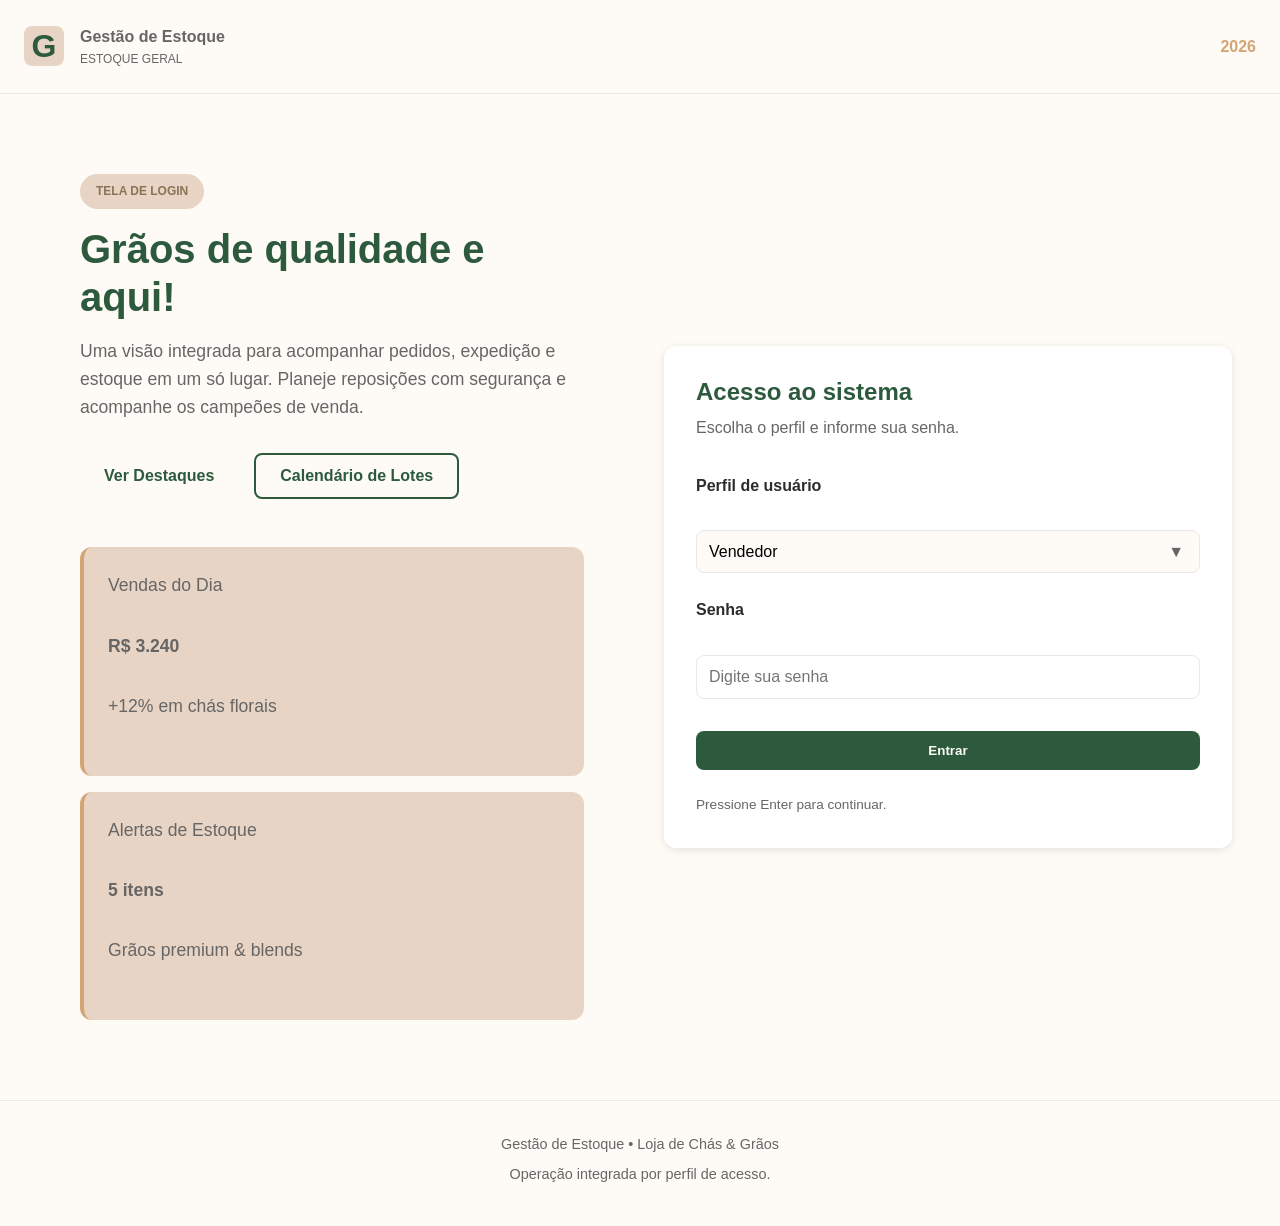
<file: html/index.html>
<!doctype html>
<html lang="pt-br">
  <head>
    <meta charset="utf-8" />
    <meta name="viewport" content="width=device-width, initial-scale=1" />
    <title>Gestão de Estoque | Chás & Grãos</title>
    <link rel="stylesheet" href="../css/style.css" />
    <link rel="stylesheet" href="../css/index.css" />
  </head>
  <body class="page-login" data-page="login">
    <header class="site-header">
      <div class="logo">
        <span class="logo-mark">G</span>
        <div>
          <p class="logo-title">Gestão de Estoque</p>
          <p class="logo-subtitle">ESTOQUE GERAL</p>
        </div>
      </div>
      <div class="header-tag"> 2026</div>
    </header>

    <main class="login-layout">
      <section class="hero">
        <div class="badge">TELA DE LOGIN</div>
        <h1>Grãos de qualidade e aqui!</h1>
        <p>
          Uma visão integrada para acompanhar pedidos, expedição e estoque em um
          só lugar. Planeje reposições com segurança e acompanhe os campeões de
          venda.
        </p>
        <div class="hero-actions">
          <button class="ghost-button" type="button">Ver Destaques</button>
          <button class="outline-button" type="button">Calendário de Lotes</button>
        </div>
        <div class="hero-cards">
          <article class="mini-card">
            <p class="mini-title">Vendas do Dia</p>
            <p class="mini-value">R$ 3.240</p>
            <p class="mini-note">+12% em chás florais</p>
          </article>
          <article class="mini-card">
            <p class="mini-title">Alertas de Estoque</p>
            <p class="mini-value">5 itens</p>
            <p class="mini-note">Grãos premium &amp; blends</p>
          </article>
        </div>
      </section>

      <section class="panel">
        <div class="panel-header">
          <h2>Acesso ao sistema</h2>
          <p>Escolha o perfil e informe sua senha.</p>
        </div>
        <form class="login-form" id="login-form" autocomplete="off">
          <label for="role-select">Perfil de usuário</label>
          <div class="select-wrap">
            <select id="role-select" name="role">
              <option value="vendedor">Vendedor</option>
              <option value="estoquista">Estoquista</option>
              <option value="administrativo">Administrativo</option>
            </select>
            <span class="select-icon" aria-hidden="true">▼</span>
          </div>

          <label for="password-input">Senha</label>
          <input
            id="password-input"
            name="password"
            type="password"
            placeholder="Digite sua senha"
          />

          <button id="login-button" class="primary-button" type="button">
            Entrar
          </button>
          <p class="hint">Pressione Enter para continuar.</p>
          <p class="feedback" id="login-feedback" aria-live="polite"></p>
        </form>
      </section>
    </main>

    <footer class="site-footer">
      <p>Gestão de Estoque • Loja de Chás &amp; Grãos</p>
      <p>Operação integrada por perfil de acesso.</p>
    </footer>

    <script src="../js/script.js"></script>
  </body>
</html>
</file>
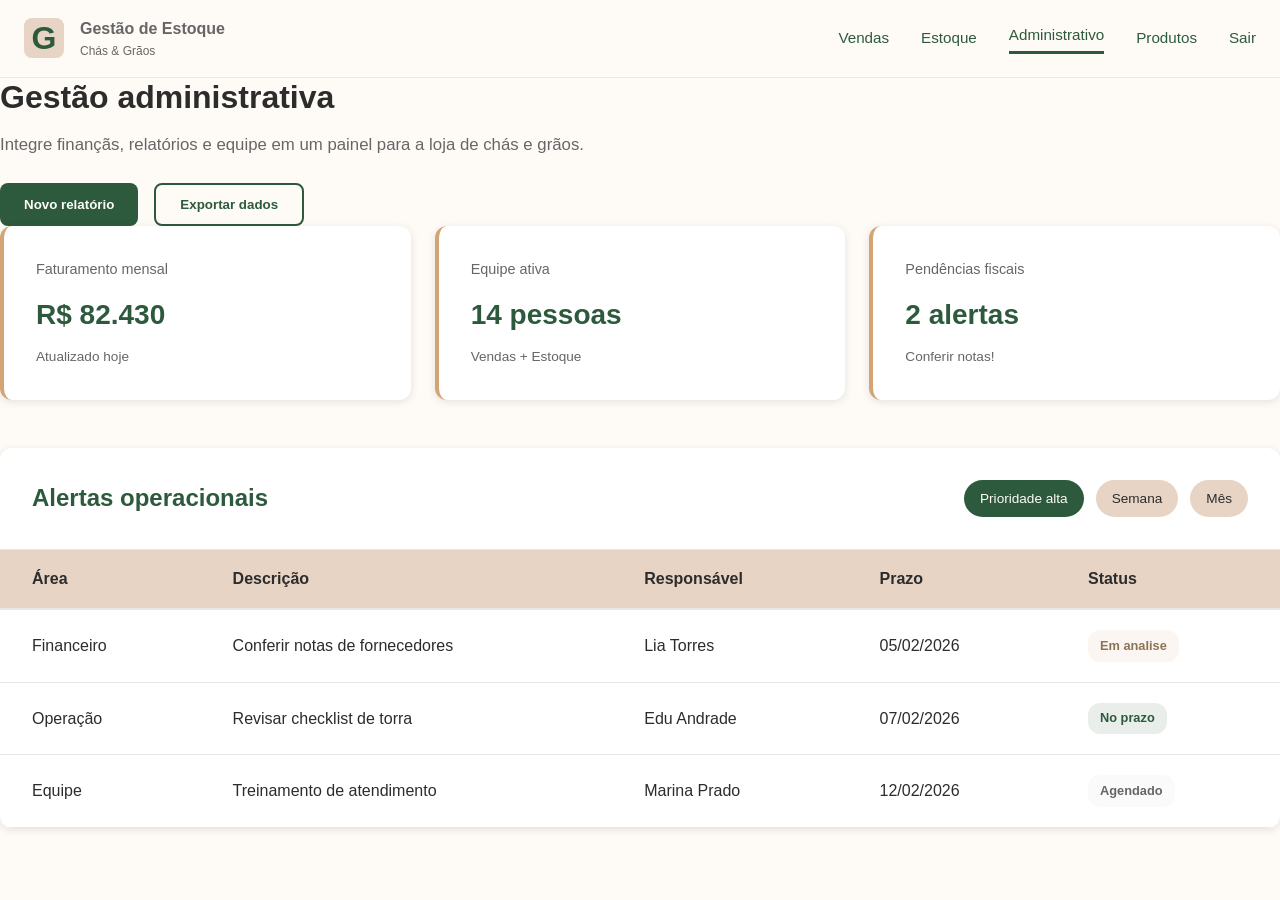
<file: html/administrativo.html>
﻿<!doctype html>
<html lang="pt-br">
  <head>
    <meta charset="utf-8" />
    <meta name="viewport" content="width=device-width, initial-scale=1" />
    <title>Administrativo | Chás & Grãos</title>
    <link rel="stylesheet" href="../css/style.css" />
    <link rel="stylesheet" href="../css/administrativo.css" />
  </head>
  <body class="page-app" data-page="administrativo">
    <header class="site-header app-header">
      <div class="logo">
        <span class="logo-mark">G</span>
        <div>
          <p class="logo-title">Gestão de Estoque</p>
          <p class="logo-subtitle">Chás &amp; Grãos</p>
        </div>
      </div>
      <nav class="site-nav">
        <a href="vendas.html">Vendas</a>
        <a href="estoque.html">Estoque</a>
        <a class="active" href="administrativo.html">Administrativo</a>
        <a href="novidades.html">Produtos</a>
        <a class="ghost-link" href="index.html">Sair</a>
      </nav>
    </header>

    <main class="app-main">
      <section class="page-hero">
        <div>
          <h1>Gestão administrativa</h1>
          <p>
            Integre finançãs, relatórios e equipe em um painel para a loja
            de chás e grãos.
          </p>
          <div class="hero-actions">
            <button class="primary-button" type="button">Novo relatório</button>
            <button class="outline-button" type="button">Exportar dados</button>
          </div>
        </div>
        <div class="illustration" aria-hidden="true"></div>
      </section>

      <section class="cards-grid">
        <article class="metric-card">
          <p class="metric-label">Faturamento mensal</p>
          <p class="metric-value">R$ 82.430</p>
          <p class="metric-note">Atualizado hoje</p>
        </article>
        <article class="metric-card">
          <p class="metric-label">Equipe ativa</p>
          <p class="metric-value">14 pessoas</p>
          <p class="metric-note">Vendas + Estoque</p>
        </article>
        <article class="metric-card">
          <p class="metric-label">Pendências fiscais</p>
          <p class="metric-value">2 alertas</p>
          <p class="metric-note">Conferir notas!</p>
        </article>
      </section>

      <section class="table-card">
        <div class="table-header">
          <h2>Alertas operacionais</h2>
          <div class="chip-group">
            <span class="chip">Prioridade alta</span>
            <span class="chip soft">Semana</span>
            <span class="chip soft">Mês</span>
          </div>
        </div>
        <div class="table-scroll">
          <table>
            <thead>
              <tr>
                <th>Área</th>
                <th>Descrição</th>
                <th>Responsável</th>
                <th>Prazo</th>
                <th>Status</th>
              </tr>
            </thead>
            <tbody>
              <tr>
                <td>Financeiro</td>
                <td>Conferir notas de fornecedores</td>
                <td>Lia Torres</td>
                <td>05/02/2026</td>
                <td><span class="status-pill warn">Em analise</span></td>
              </tr>
              <tr>
                <td>Operação</td>
                <td>Revisar checklist de torra</td>
                <td>Edu Andrade</td>
                <td>07/02/2026</td>
                <td><span class="status-pill ok">No prazo</span></td>
              </tr>
              <tr>
                <td>Equipe</td>
                <td>Treinamento de atendimento</td>
                <td>Marina Prado</td>
                <td>12/02/2026</td>
                <td><span class="status-pill neutral">Agendado</span></td>
              </tr>
            </tbody>
          </table>
        </div>
      </section>
    </main>

    <script src="../js/administrativo.js"></script>
  </body>
</html>
</file>
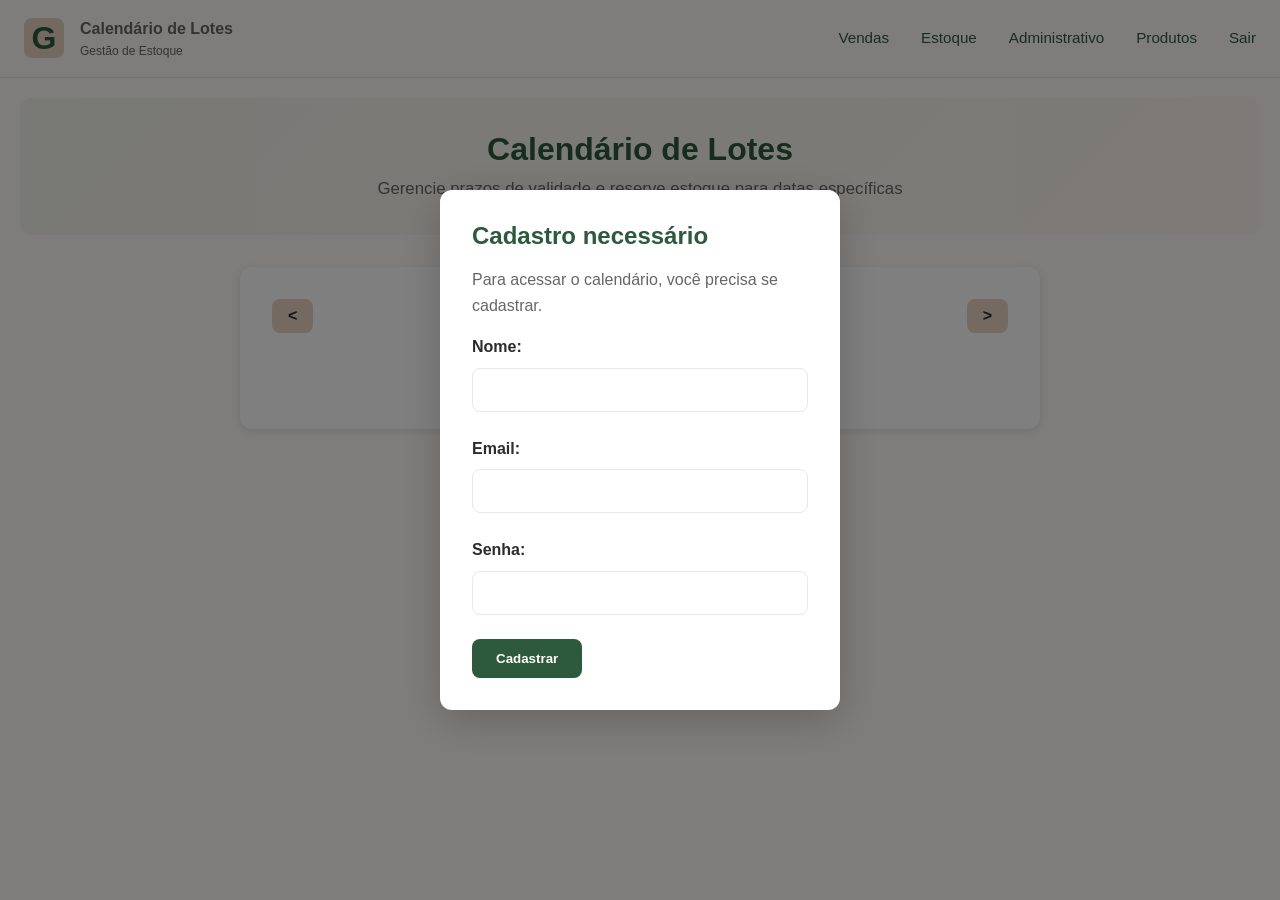
<file: html/calendario.html>
﻿<!doctype html>
<html lang="pt-br">
  <head>
    <meta charset="utf-8" />
    <meta name="viewport" content="width=device-width, initial-scale=1" />
    <title>Calendário de Lotes | Gestão de Estoque</title>
    <link rel="stylesheet" href="../css/style.css" />
    <link rel="stylesheet" href="../css/calendario.css" />
  </head>
  <body>
        <header class="site-header app-header">
      <div class="logo">
        <span class="logo-mark">G</span>
        <div>
          <p class="logo-title">Calendário de Lotes</p>
          <p class="logo-subtitle">Gestão de Estoque</p>
        </div>
      </div>
      <nav class="site-nav">
        <a href="vendas.html">Vendas</a>
        <a href="estoque.html">Estoque</a>
        <a href="administrativo.html">Administrativo</a>
        <a href="novidades.html">Produtos</a>
        <a class="ghost-link" href="index.html">Sair</a>
      </nav>
    </header>

    <main style="padding: 20px;">
      <section class="calendar-intro">
        <h1>Calendário de Lotes</h1>
        <p>Gerencie prazos de validade e reserve estoque para datas específicas</p>
      </section>
      <div class="calendar">
        <div class="calendar-header">
          <button id="prev-month">&lt;</button>
          <h2 id="month-year"></h2>
          <button id="next-month">&gt;</button>
        </div>
        <div class="calendar-grid" id="calendar-grid">
          <!-- Dias serÃ£o inseridos aqui -->
        </div>
      </div>
      <div style="margin-top: 20px; text-align: center;">
        <button class="primary-button" id="reserve-button">Reservar Estoque para Dias Selecionados</button>
      </div>
    </main>

    <div class="modal" id="cadastro-modal">
      <div class="modal-content">
        <h2>Cadastro necessário</h2>
        <p>Para acessar o calendário, você precisa se cadastrar.</p>
        <form id="cadastro-form">
          <div class="form-group">
            <label for="nome">Nome:</label>
            <input type="text" id="nome" required>
          </div>
          <div class="form-group">
            <label for="email">Email:</label>
            <input type="email" id="email" required>
          </div>
          <div class="form-group">
            <label for="senha">Senha:</label>
            <input type="password" id="senha" required>
          </div>
          <button type="submit" class="primary-button">Cadastrar</button>
        </form>
      </div>
    </div>

    <script>
      document.addEventListener('DOMContentLoaded', function() {
        if (!localStorage.getItem('loggedIn')) {
          document.getElementById('cadastro-modal').classList.add('show');
        } else {
          initCalendar();
        }

        document.getElementById('cadastro-form').addEventListener('submit', function(e) {
          e.preventDefault();
          // Simular cadastro
          localStorage.setItem('loggedIn', 'true');
          localStorage.setItem('user', JSON.stringify({
            nome: document.getElementById('nome').value,
            email: document.getElementById('email').value
          }));
          document.getElementById('cadastro-modal').classList.remove('show');
          initCalendar();
        });
      });

      let currentDate = new Date();
      let selectedDays = new Set();
      let reservedDays = new Set(JSON.parse(localStorage.getItem('reservedDays') || '[]'));

      function initCalendar() {
        renderCalendar();
        document.getElementById('prev-month').addEventListener('click', () => {
          currentDate.setMonth(currentDate.getMonth() - 1);
          renderCalendar();
        });
        document.getElementById('next-month').addEventListener('click', () => {
          currentDate.setMonth(currentDate.getMonth() + 1);
          renderCalendar();
        });
        document.getElementById('reserve-button').addEventListener('click', () => {
          reservedDays = new Set([...reservedDays, ...selectedDays]);
          localStorage.setItem('reservedDays', JSON.stringify([...reservedDays]));
          selectedDays.clear();
          renderCalendar();
          alert('Estoque reservado para os dias selecionados!');
        });
      }

      function renderCalendar() {
        const month = currentDate.getMonth();
        const year = currentDate.getFullYear();
        document.getElementById('month-year').textContent = `${getMonthName(month)} ${year}`;

        const firstDay = new Date(year, month, 1);
        const lastDay = new Date(year, month + 1, 0);
        const startDate = new Date(firstDay);
        startDate.setDate(startDate.getDate() - firstDay.getDay());

        const grid = document.getElementById('calendar-grid');
        grid.innerHTML = '';

        // Dias da semana
        const daysOfWeek = ['Dom', 'Seg', 'Ter', 'Qua', 'Qui', 'Sex', 'SÃ¡b'];
        daysOfWeek.forEach(day => {
          const dayHeader = document.createElement('div');
          dayHeader.textContent = day;
          dayHeader.style.fontWeight = 'bold';
          grid.appendChild(dayHeader);
        });

        let date = new Date(startDate);
        while (date <= lastDay || grid.children.length % 7 !== 0) {
          const dayDiv = document.createElement('div');
          dayDiv.classList.add('day');
          if (date.getMonth() === month) {
            dayDiv.textContent = date.getDate();
            const dateStr = date.toDateString();
            if (selectedDays.has(dateStr)) {
              dayDiv.classList.add('selected');
            } else if (reservedDays.has(dateStr)) {
              dayDiv.classList.add('reserved');
            }
            dayDiv.addEventListener('click', () => {
              if (reservedDays.has(dateStr)) return;
              if (selectedDays.has(dateStr)) {
                selectedDays.delete(dateStr);
                dayDiv.classList.remove('selected');
              } else {
                selectedDays.add(dateStr);
                dayDiv.classList.add('selected');
              }
            });
          }
          grid.appendChild(dayDiv);
          date.setDate(date.getDate() + 1);
        }
      }

      function getMonthName(month) {
        const months = ['Janeiro', 'Fevereiro', 'Março', 'Abril', 'Maio', 'Junho', 'Julho', 'Agosto', 'Setembro', 'Outubro', 'Novembro', 'Dezembro'];
        return months[month];
      }
    </script>

    <script src="../js/calendario.js"></script>
  </body>
</html>
</file>
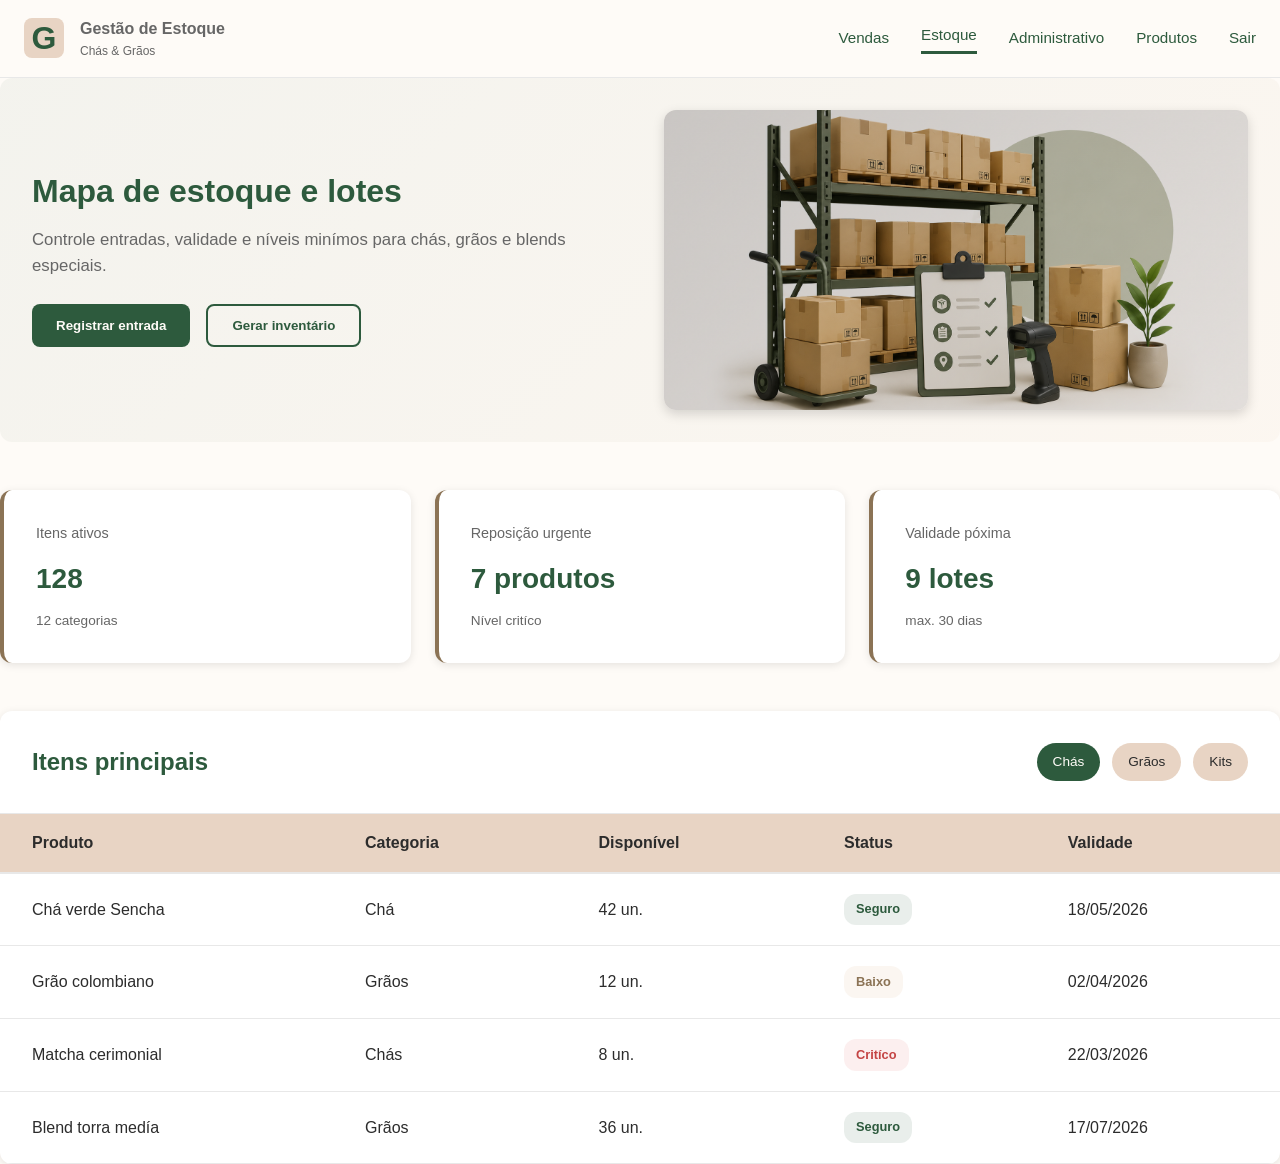
<file: html/estoque.html>
﻿<!doctype html>
<html lang="pt-br">
  <head>
    <meta charset="utf-8" />
    <meta name="viewport" content="width=device-width, initial-scale=1" />
    <title>Estoque | Chás & Grãos</title>
    <link rel="stylesheet" href="../css/style.css" />
    <link rel="stylesheet" href="../css/estoque.css" />
  </head>
  <body class="page-app" data-page="estoque">
    <header class="site-header app-header">
      <div class="logo">
        <span class="logo-mark">G</span>
        <div>
          <p class="logo-title">Gestão de Estoque</p>
          <p class="logo-subtitle">Chás &amp; Grãos</p>
        </div>
      </div>
      <nav class="site-nav">
        <a href="vendas.html">Vendas</a>
        <a class="active" href="estoque.html">Estoque</a>
        <a href="administrativo.html">Administrativo</a>
        <a href="novidades.html">Produtos</a>
        <a class="ghost-link" href="index.html">Sair</a>
      </nav>
    </header>

    <main class="app-main">
      <section class="page-hero">
        <div>
          <h1>Mapa de estoque e lotes</h1>
          <p>
            Controle entradas, validade e níveis minímos para chás, grãos e
            blends especiais.
          </p>
          <div class="hero-actions">
            <button class="primary-button" type="button">Registrar entrada</button>
            <button class="outline-button" type="button">Gerar inventário</button>
          </div>
        </div>
        <div class="illustration" aria-hidden="true"></div>
      </section>

      <section class="cards-grid">
        <article class="metric-card">
          <p class="metric-label">Itens ativos</p>
          <p class="metric-value">128</p>
          <p class="metric-note">12 categorias</p>
        </article>
        <article class="metric-card">
          <p class="metric-label">Reposição urgente</p>
          <p class="metric-value">7 produtos</p>
          <p class="metric-note">Nível critíco</p>
        </article>
        <article class="metric-card">
          <p class="metric-label">Validade póxima</p>
          <p class="metric-value">9 lotes</p>
          <p class="metric-note"> max. 30 dias</p>
        </article>
      </section>

      <section class="table-card">
        <div class="table-header">
          <h2>Itens principais</h2>
          <div class="chip-group">
            <span class="chip">Chás</span>
            <span class="chip soft">Grãos</span>
            <span class="chip soft">Kits</span>
          </div>
        </div>
        <div class="table-scroll">
          <table>
            <thead>
              <tr>
                <th>Produto</th>
                <th>Categoria</th>
                <th>Disponível</th>
                <th>Status</th>
                <th>Validade</th>
              </tr>
            </thead>
            <tbody>
              <tr>
                <td>Chá verde Sencha</td>
                <td>Chá</td>
                <td>42 un.</td>
                <td><span class="status-pill ok">Seguro</span></td>
                <td>18/05/2026</td>
              </tr>
              <tr>
                <td>Grão colombiano</td>
                <td>Grãos</td>
                <td>12 un.</td>
                <td><span class="status-pill warn">Baixo</span></td>
                <td>02/04/2026</td>
              </tr>
              <tr>
                <td>Matcha cerimonial</td>
                <td>Chás</td>
                <td>8 un.</td>
                <td><span class="status-pill danger">Critíco</span></td>
                <td>22/03/2026</td>
              </tr>
              <tr>
                <td>Blend torra medía</td>
                <td>Grãos</td>
                <td>36 un.</td>
                <td><span class="status-pill ok">Seguro</span></td>
                <td>17/07/2026</td>
              </tr>
            </tbody>
          </table>
        </div>
      </section>
    </main>

    <script src="../js/estoque.js"></script>
  </body>
</html>
</file>
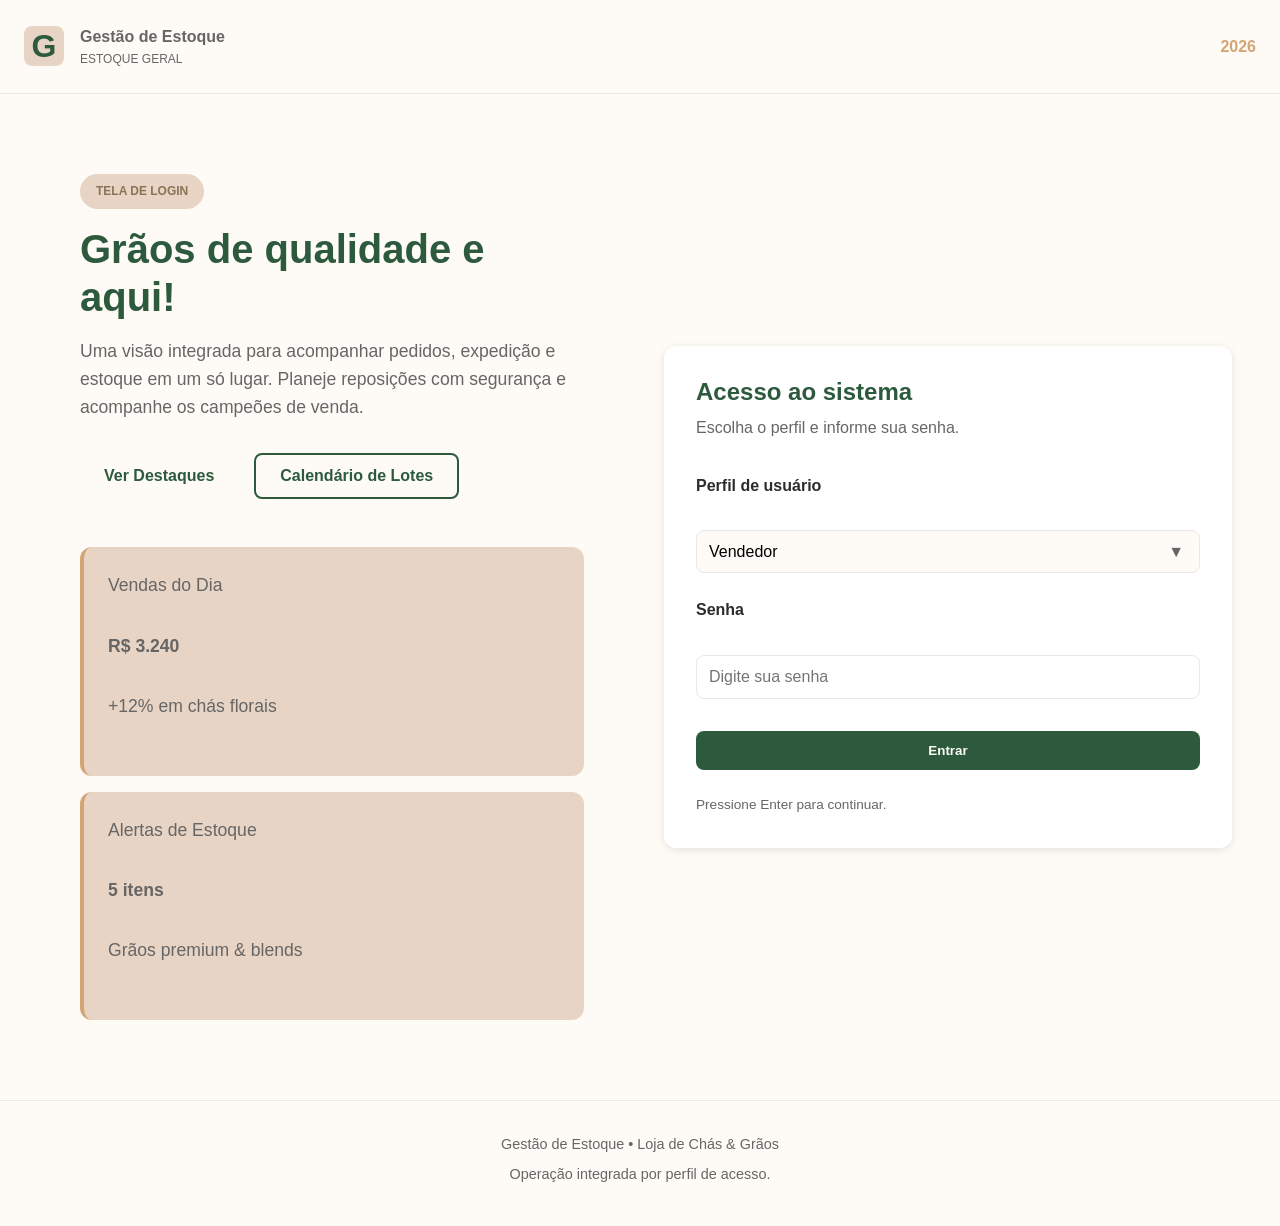
<file: html/home.html>
<!doctype html>
<html lang="pt-br">
  <head>
    <meta charset="utf-8" />
    <meta name="viewport" content="width=device-width, initial-scale=1" />
    <title>Início | Gestão de Estoque</title>
    <link rel="stylesheet" href="../css/style.css" />
    <link rel="stylesheet" href="../css/home.css" />
  </head>
  <body class="page-app">
    <header class="site-header app-header">
      <div class="logo">
        <span class="logo-mark">G</span>
        <div>
          <p class="logo-title">Gestão de Estoque</p>
          <p class="logo-subtitle">Chás &amp; Grãos</p>
        </div>
      </div>
      <nav class="site-nav">
        <a href="home.html" class="active">Início</a>
        <a href="vendas.html">Vendas</a>
        <a href="estoque.html">Estoque</a>
        <a href="administrativo.html">Administrativo</a>
        <a href="novidades.html">Produtos</a>
        <a class="ghost-link" href="index.html">Sair</a>
      </nav>
    </header>

    <main class="app-main home-main">
      <section class="welcome-hero">
        <div>
          <h1>Bem-vindo ao Sistema de Gestão</h1>
          <p>Controle total do seu estoque de chás e grãos em um único lugar</p>
        </div>
      </section>

      <section class="quick-stats">
        <article class="stat-card">
          <div class="stat-icon">📊</div>
          <h3>Vendas</h3>
          <p class="stat-number">R$ 3.240</p>
          <p class="stat-label">Hoje</p>
        </article>
        <article class="stat-card">
          <div class="stat-icon">📦</div>
          <h3>Estoque</h3>
          <p class="stat-number">128</p>
          <p class="stat-label">Itens ativos</p>
        </article>
        <article class="stat-card">
          <div class="stat-icon">⚠️</div>
          <h3>Alertas</h3>
          <p class="stat-number">5</p>
          <p class="stat-label">Reposição urgente</p>
        </article>
        <article class="stat-card">
          <div class="stat-icon">📅</div>
          <h3>Lotes</h3>
          <p class="stat-number">9</p>
          <p class="stat-label">Validade próxima</p>
        </article>
      </section>

      <section class="featured-sections">
        <h2>Acesso Rápido</h2>
        <div class="sections-grid">
          <a href="vendas.html" class="section-card sales-card">
            <div class="section-icon">💳</div>
            <h3>Vendas em Tempo Real</h3>
            <p>Acompanhe pedidos, clientes VIP e histórico de vendas</p>
            <span class="section-link">Acessar →</span>
          </a>

          <a href="estoque.html" class="section-card stock-card">
            <div class="section-icon">🏪</div>
            <h3>Mapa de Estoque</h3>
            <p>Controle entradas, validade e níveis mínimos</p>
            <span class="section-link">Acessar →</span>
          </a>

          <a href="novidades.html" class="section-card news-card">
            <div class="section-icon">✨</div>
            <h3>Novidades em Destaque</h3>
            <p>Produtos recém-chegados para reposição rápida</p>
            <span class="section-link">Acessar →</span>
          </a>

          <a href="calendario.html" class="section-card calendar-card">
            <div class="section-icon">📆</div>
            <h3>Calendário de Lotes</h3>
            <p>Gerencie prazos de validade e reservas</p>
            <span class="section-link">Acessar →</span>
          </a>

          <a href="administrativo.html" class="section-card admin-card">
            <div class="section-icon">⚙️</div>
            <h3>Gestão Administrativa</h3>
            <p>Finanças, relatórios e gerenciamento de equipe</p>
            <span class="section-link">Acessar →</span>
          </a>

          <div class="section-card info-card">
            <div class="section-icon">ℹ️</div>
            <h3>Sobre o Sistema</h3>
            <p>Sistema integrado de gestão para lojas de chás e grãos especiais</p>
            <span class="section-link">Versão 1.0</span>
          </div>
        </div>
      </section>

      <section class="recent-activity">
        <h2>Atividade Recente</h2>
        <div class="activity-list">
          <div class="activity-item">
            <span class="activity-type">Venda</span>
            <p><strong>Ana Borges</strong> - Chá oolong, blend cítrico</p>
            <span class="activity-time">Há 2 minutos</span>
          </div>
          <div class="activity-item">
            <span class="activity-type">Estoque</span>
            <p><strong>Lucas T.</strong> - Entrada de 50 un. de grão etiópe</p>
            <span class="activity-time">Há 15 minutos</span>
          </div>
          <div class="activity-item">
            <span class="activity-type">Alerta</span>
            <p><strong>Matcha cerimonial</strong> - Nível crítico de estoque</p>
            <span class="activity-time">Há 1 hora</span>
          </div>
          <div class="activity-item">
            <span class="activity-type">Novo</span>
            <p><strong>Kit Ritual da Manhã</strong> - Adicionado ao catálogo</p>
            <span class="activity-time">Há 3 horas</span>
          </div>
        </div>
      </section>
    </main>

    <footer class="site-footer">
      <p>Gestão de Estoque • Loja de Chás &amp; Grãos</p>
      <p>Operação integrada por perfil de acesso.</p>
    </footer>

    <script src="../js/home.js"></script>
  </body>
</html>
</file>
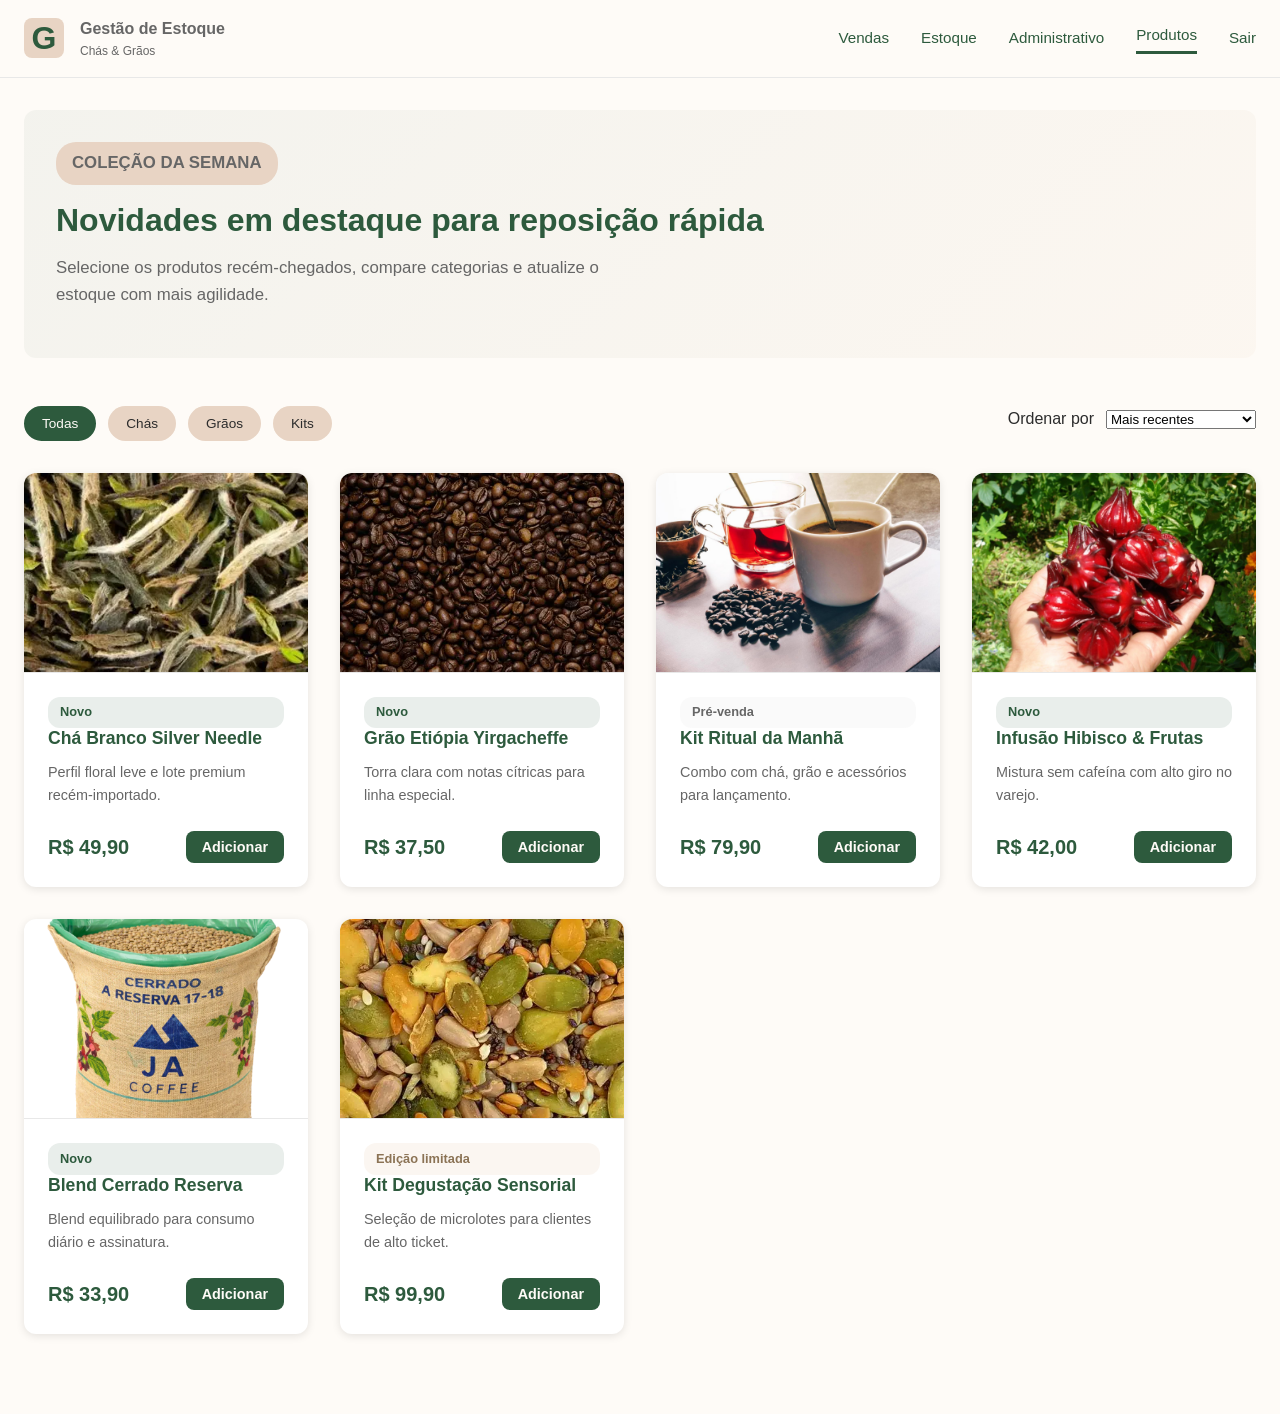
<file: html/novidades.html>
﻿<!doctype html>
<html lang="pt-br">
  <head>
    <meta charset="utf-8" />
    <meta name="viewport" content="width=device-width, initial-scale=1" />
    <title>Novidades | Chás & Grãos</title>
    <link rel="stylesheet" href="../css/style.css" />
    <link rel="stylesheet" href="../css/novidades.css" />
  </head>
  <body class="page-app page-novidades" data-page="novidades">
    <header class="site-header app-header">
      <div class="logo">
        <span class="logo-mark">G</span>
        <div>
          <p class="logo-title">Gestão de Estoque</p>
          <p class="logo-subtitle">Chás &amp; Grãos</p>
        </div>
      </div>
      <nav class="site-nav">
        <a href="vendas.html">Vendas</a>
        <a href="estoque.html">Estoque</a>
        <a href="administrativo.html">Administrativo</a>
        <a class="active" href="novidades.html">Produtos</a>
        <a class="ghost-link" href="index.html">Sair</a>
      </nav>
    </header>

    <main class="app-main novidades-main">
      <section class="novidades-hero">
        <p class="badge">COLEÇÃO DA SEMANA</p>
        <h1>Novidades em destaque para reposição rápida</h1>
        <p>
          Selecione os produtos recém-chegados, compare categorias e atualize o
          estoque com mais agilidade.
        </p>
        <div class="illustration" aria-hidden="true"></div>
      </section>

      <section class="novidades-toolbar">
        <div class="toolbar-group" role="tablist" aria-label="Filtrar categorias">
          <button class="chip filter-chip is-active" type="button" data-category="todas">
            Todas
          </button>
          <button class="chip soft filter-chip" type="button" data-category="chas">
            Chás
          </button>
          <button class="chip soft filter-chip" type="button" data-category="graos">
            Grãos
          </button>
          <button class="chip soft filter-chip" type="button" data-category="kits">
            Kits
          </button>
        </div>

        <label class="sort-wrap" for="sort-select">
          Ordenar por
          <select id="sort-select">
            <option value="latest">Mais recentes</option>
            <option value="price-asc">Menor preço</option>
            <option value="price-desc">Maior preço</option>
          </select>
        </label>
      </section>

      <section class="novidades-grid" id="novidades-grid" aria-live="polite">
        <article class="product-card" data-category="chas" data-price="49.9" data-order="1">
          <div class="product-media media-cha"></div>
          <div class="product-body">
            <span class="status-pill ok">Novo</span>
            <h2>Chá Branco Silver Needle</h2>
            <p class="product-copy">Perfil floral leve e lote premium recém-importado.</p>
            <div class="product-meta">
              <p class="product-price">R$ 49,90</p>
              <button class="primary-button" type="button">Adicionar</button>
            </div>
          </div>
        </article>

        <article class="product-card" data-category="graos" data-price="37.5" data-order="2">
          <div class="product-media media-grao"></div>
          <div class="product-body">
            <span class="status-pill ok">Novo</span>
            <h2>Grão Etiópia Yirgacheffe</h2>
            <p class="product-copy">Torra clara com notas cítricas para linha especial.</p>
            <div class="product-meta">
              <p class="product-price">R$ 37,50</p>
              <button class="primary-button" type="button">Adicionar</button>
            </div>
          </div>
        </article>

        <article class="product-card" data-category="kits" data-price="79.9" data-order="3">
          <div class="product-media media-kit"></div>
          <div class="product-body">
            <span class="status-pill neutral">Pré-venda</span>
            <h2>Kit Ritual da Manhã</h2>
            <p class="product-copy">Combo com chá, grão e acessórios para lançamento.</p>
            <div class="product-meta">
              <p class="product-price">R$ 79,90</p>
              <button class="primary-button" type="button">Adicionar</button>
            </div>
          </div>
        </article>

        <article class="product-card" data-category="chas" data-price="42" data-order="4">
          <div class="product-media media-cha-2"></div>
          <div class="product-body">
            <span class="status-pill ok">Novo</span>
            <h2>Infusão Hibisco & Frutas</h2>
            <p class="product-copy">Mistura sem cafeína com alto giro no varejo.</p>
            <div class="product-meta">
              <p class="product-price">R$ 42,00</p>
              <button class="primary-button" type="button">Adicionar</button>
            </div>
          </div>
        </article>

        <article class="product-card" data-category="graos" data-price="33.9" data-order="5">
          <div class="product-media media-grao-2"></div>
          <div class="product-body">
            <span class="status-pill ok">Novo</span>
            <h2>Blend Cerrado Reserva</h2>
            <p class="product-copy">Blend equilibrado para consumo diário e assinatura.</p>
            <div class="product-meta">
              <p class="product-price">R$ 33,90</p>
              <button class="primary-button" type="button">Adicionar</button>
            </div>
          </div>
        </article>

        <article class="product-card" data-category="kits" data-price="99.9" data-order="6">
          <div class="product-media media-kit-2"></div>
          <div class="product-body">
            <span class="status-pill warn">Edição limitada</span>
            <h2>Kit Degustação Sensorial</h2>
            <p class="product-copy">Seleção de microlotes para clientes de alto ticket.</p>
            <div class="product-meta">
              <p class="product-price">R$ 99,90</p>
              <button class="primary-button" type="button">Adicionar</button>
            </div>
          </div>
        </article>
      </section>
    </main>

    <script src="../js/novidades.js"></script>
  </body>
</html>
</file>
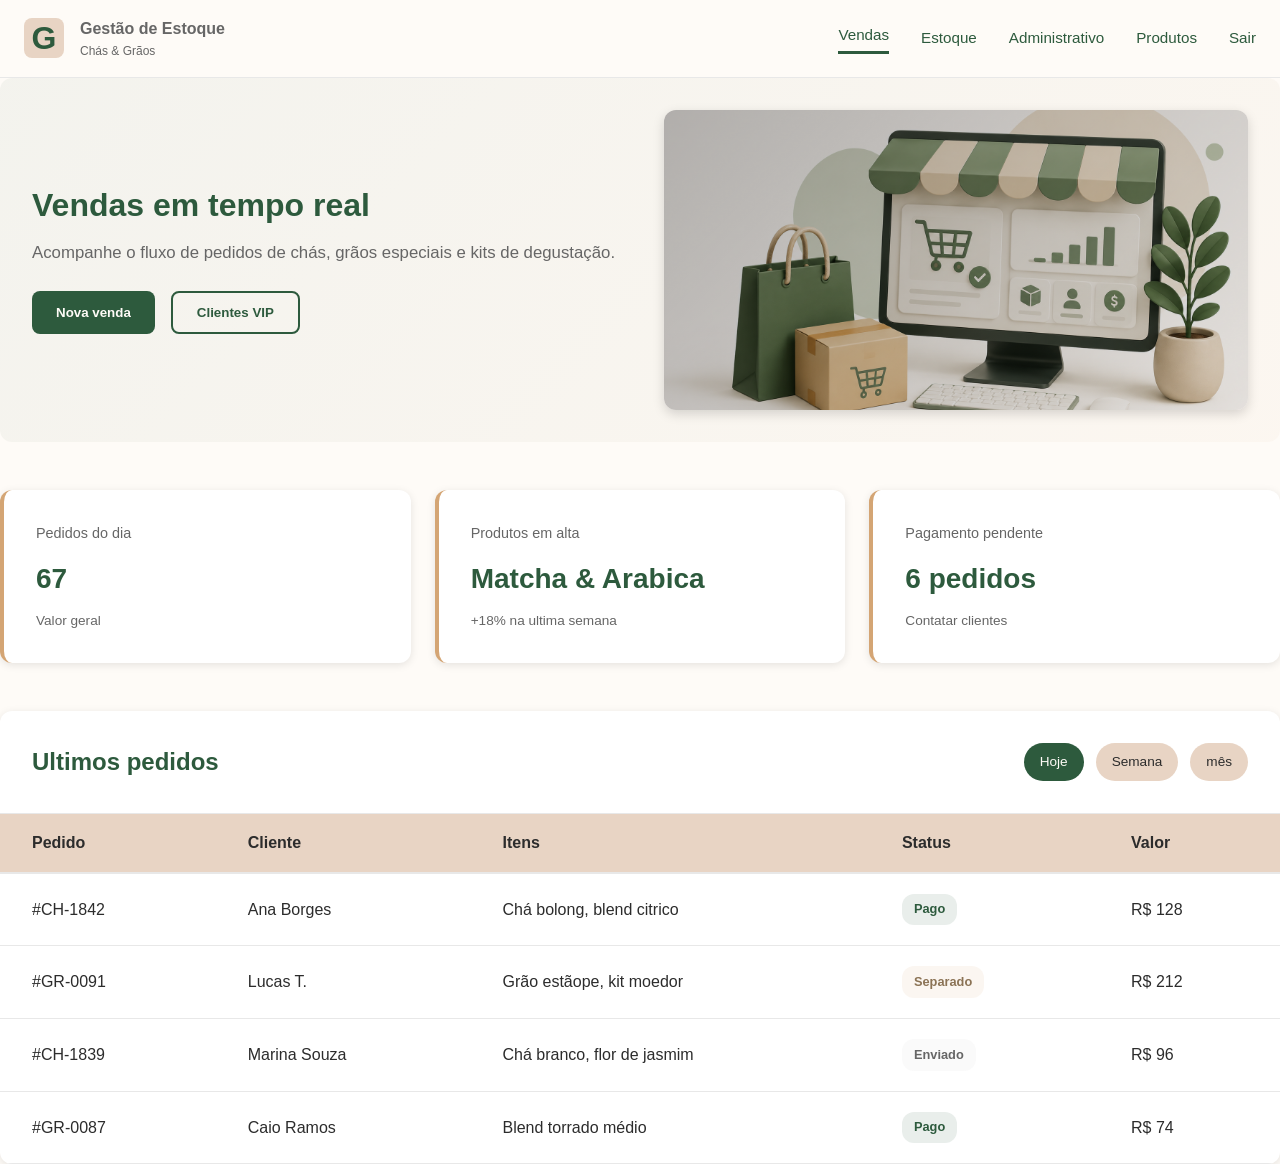
<file: html/vendas.html>
﻿<!doctype html>
<html lang="pt-br">
  <head>
    <meta charset="utf-8" />
    <meta name="viewport" content="width=device-width, initial-scale=1" />
    <title>Vendas | Chás & Grãos</title>
    <link rel="stylesheet" href="../css/style.css" />
    <link rel="stylesheet" href="../css/vendas.css" />
  </head>
  <body class="page-app" data-page="vendas">
    <header class="site-header app-header">
      <div class="logo">
        <span class="logo-mark">G</span>
        <div>
          <p class="logo-title">Gestão de Estoque</p>
          <p class="logo-subtitle">Chás &amp; Grãos</p>
        </div>
      </div>
      <nav class="site-nav">
        <a class="active" href="vendas.html">Vendas</a>
        <a href="estoque.html">Estoque</a>
        <a href="administrativo.html">Administrativo</a>
        <a href="novidades.html">Produtos</a>
        <a class="ghost-link" href="index.html">Sair</a>
      </nav>
    </header>

    <main class="app-main">
      <section class="page-hero">
        <div>
          <h1>Vendas em tempo real</h1>
          <p>
            Acompanhe o fluxo de pedidos de chás, grãos especiais e kits de
            degustação.
          </p>
          <div class="hero-actions">
            <button class="primary-button" type="button">Nova venda</button>
            <button class="outline-button" type="button">Clientes VIP</button>
          </div>
        </div>
        <div class="illustration" aria-hidden="true"></div>
      </section>

      <section class="cards-grid">
        <article class="metric-card">
          <p class="metric-label">Pedidos do dia</p>
          <p class="metric-value">67</p>
          <p class="metric-note">Valor geral</p>
        </article>
        <article class="metric-card">
          <p class="metric-label">Produtos em alta</p>
          <p class="metric-value">Matcha &amp; Arabica</p>
          <p class="metric-note">+18% na ultima semana</p>
        </article>
        <article class="metric-card">
          <p class="metric-label">Pagamento pendente</p>
          <p class="metric-value">6 pedidos</p>
          <p class="metric-note">Contatar clientes</p>
        </article>
      </section>

      <section class="table-card">
        <div class="table-header">
          <h2>Ultimos pedidos</h2>
          <div class="chip-group">
            <span class="chip">Hoje</span>
            <span class="chip soft">Semana</span>
            <span class="chip soft">mês</span>
          </div>
        </div>
        <div class="table-scroll">
          <table>
            <thead>
              <tr>
                <th>Pedido</th>
                <th>Cliente</th>
                <th>Itens</th>
                <th>Status</th>
                <th>Valor</th>
              </tr>
            </thead>
            <tbody>
              <tr>
                <td>#CH-1842</td>
                <td>Ana Borges</td>
                <td>Chá bolong, blend citrico</td>
                <td><span class="status-pill ok">Pago</span></td>
                <td>R$ 128</td>
              </tr>
              <tr>
                <td>#GR-0091</td>
                <td>Lucas T.</td>
                <td>Grão estã­ope, kit moedor</td>
                <td><span class="status-pill warn">Separado</span></td>
                <td>R$ 212</td>
              </tr>
              <tr>
                <td>#CH-1839</td>
                <td>Marina Souza</td>
                <td>Chá branco, flor de jasmim</td>
                <td><span class="status-pill neutral">Enviado</span></td>
                <td>R$ 96</td>
              </tr>
              <tr>
                <td>#GR-0087</td>
                <td>Caio Ramos</td>
                <td>Blend torrado médio</td>
                <td><span class="status-pill ok">Pago</span></td>
                <td>R$ 74</td>
              </tr>
            </tbody>
          </table>
        </div>
      </section>
    </main>

    <script src="../js/vendas.js"></script>
  </body>
</html>
</file>
<file: css/style.css>
:root {
  --primary: #2d5a3d;
  --primary-light: #3d7a52;
  --accent: #d4a574;
  --accent-soft: #e8d4c4;
  --tea: #8b7355;
  --grain: #d4a574;
  --paper: #fefbf7;
  --text: #2c2c2c;
  --text-light: #666;
  --border: #e8e8e8;
  --shadow: 0 2px 8px rgba(0, 0, 0, 0.1);
  --radius: 12px;
}

* {
  margin: 0;
  padding: 0;
  box-sizing: border-box;
}

html, body {
  height: 100%;
}

body {
  font-family: -apple-system, BlinkMacSystemFont, "Segoe UI", "Roboto", "Oxygen", "Ubuntu", "Cantarell", sans-serif;
  background: var(--paper);
  color: var(--text);
  line-height: 1.6;
}

h1, h2, h3, h4, h5, h6 {
  font-weight: 600;
  line-height: 1.2;
  margin-bottom: 0.5em;
}

h1 { font-size: 2rem; }
h2 { font-size: 1.5rem; }
h3 { font-size: 1.25rem; }

p {
  margin-bottom: 1em;
  color: var(--text-light);
}

a {
  color: var(--primary);
  text-decoration: none;
  transition: color 0.2s;
}

a:hover {
  color: var(--primary-light);
}

button {
  font-family: inherit;
  cursor: pointer;
  border: none;
  border-radius: 8px;
  font-weight: 600;
  padding: 0.75rem 1.5rem;
  transition: all 0.2s;
}

.primary-button {
  background: var(--primary);
  color: var(--paper);
}

.primary-button:hover {
  background: var(--primary-light);
}

.outline-button {
  border: 2px solid var(--primary);
  color: var(--primary);
  background: transparent;
}

.outline-button:hover {
  background: rgba(45, 90, 61, 0.05);
}

.ghost-button {
  background: transparent;
  color: var(--primary);
}

.ghost-button:hover {
  background: var(--accent-soft);
}

.ghost-link {
  color: var(--primary);
}

.ghost-link:hover {
  text-decoration: underline;
}

.site-header {
  display: flex;
  justify-content: space-between;
  align-items: center;
  padding: 1.5rem;
  background: var(--paper);
  border-bottom: 1px solid var(--border);
}

.app-header {
  padding: 1rem 1.5rem;
}

.logo {
  display: flex;
  gap: 1rem;
  align-items: center;
}

.logo-mark {
  font-size: 2rem;
  font-weight: 700;
  color: var(--primary);
  background: var(--accent-soft);
  width: 2.5rem;
  height: 2.5rem;
  display: flex;
  align-items: center;
  justify-content: center;
  border-radius: 8px;
}

.logo-title {
  font-weight: 700;
  font-size: 1rem;
  margin: 0;
}

.logo-subtitle {
  font-size: 0.75rem;
  color: var(--text-light);
  margin: 0;
}

.header-tag {
  font-weight: 600;
  color: var(--accent);
}

.site-nav {
  display: flex;
  gap: 2rem;
  align-items: center;
}

.site-nav a {
  font-size: 0.95rem;
  font-weight: 500;
  transition: color 0.2s;
}

.site-nav a.active {
  color: var(--primary);
  border-bottom: 3px solid var(--primary);
  padding-bottom: 0.25rem;
}

.site-footer {
  padding: 2rem 1.5rem;
  text-align: center;
  border-top: 1px solid var(--border);
  color: var(--text-light);
  font-size: 0.9rem;
}

.site-footer p {
  margin-bottom: 0.5em;
}

.badge {
  display: inline-block;
  background: var(--accent-soft);
  color: var(--tea);
  padding: 0.5rem 1rem;
  border-radius: 20px;
  font-size: 0.75rem;
  font-weight: 600;
  text-transform: uppercase;
  margin-bottom: 1rem;
}

.chip {
  display: inline-block;
  background: var(--primary);
  color: var(--paper);
  padding: 0.5rem 1rem;
  border-radius: 20px;
  font-size: 0.85rem;
  font-weight: 500;
  cursor: pointer;
  transition: all 0.2s;
}

.chip.soft {
  background: var(--accent-soft);
  color: var(--text);
}

.chip.filter-chip {
  border: 2px solid transparent;
}

.chip.filter-chip.is-active {
  border-color: var(--primary);
}

.chip-group {
  display: flex;
  gap: 0.75rem;
  flex-wrap: wrap;
}

.status-pill {
  display: inline-block;
  padding: 0.35rem 0.75rem;
  border-radius: 12px;
  font-size: 0.8rem;
  font-weight: 600;
}

.status-pill.ok {
  background: rgba(45, 90, 61, 0.1);
  color: var(--primary);
}

.status-pill.warn {
  background: rgba(212, 165, 116, 0.1);
  color: var(--tea);
}

.status-pill.neutral {
  background: rgba(200, 200, 200, 0.1);
  color: var(--text-light);
}

.status-pill.danger {
  background: rgba(220, 100, 100, 0.1);
  color: #c44444;
}

.select-wrap {
  position: relative;
  display: inline-block;
  width: 100%;
}

.select-wrap select {
  width: 100%;
  padding: 0.75rem;
  border: 1px solid var(--border);
  border-radius: 8px;
  font-size: 1rem;
  appearance: none;
  background: var(--paper);
}

.select-icon {
  position: absolute;
  right: 1rem;
  top: 50%;
  transform: translateY(-50%);
  pointer-events: none;
  color: var(--text-light);
}

input[type="text"],
input[type="email"],
input[type="password"],
input[type="number"],
textarea {
  width: 100%;
  padding: 0.75rem;
  border: 1px solid var(--border);
  border-radius: 8px;
  font-size: 1rem;
  font-family: inherit;
  transition: border-color 0.2s;
}

input[type="text"]:focus,
input[type="email"]:focus,
input[type="password"]:focus,
input[type="number"]:focus,
textarea:focus {
  outline: none;
  border-color: var(--primary);
}

label {
  display: block;
  font-weight: 600;
  margin-bottom: 0.5rem;
  color: var(--text);
}

table {
  width: 100%;
  border-collapse: collapse;
}

thead th {
  padding: 1rem;
  text-align: left;
  background: var(--accent-soft);
  color: var(--text);
  font-weight: 600;
  border-bottom: 2px solid var(--border);
}

tbody td {
  padding: 1rem;
  border-bottom: 1px solid var(--border);
}

tbody tr:hover {
  background: rgba(212, 165, 116, 0.05);
}

.site-footer {
  margin-top: auto;
}
</file>
<file: css/index.css>
.page-login {
  display: flex;
  flex-direction: column;
  min-height: 100vh;
}

.login-layout {
  flex: 1;
  display: grid;
  grid-template-columns: 1fr 1fr;
  gap: 3rem;
  padding: 3rem;
  max-width: 1400px;
  margin: 0 auto;
  width: 100%;
  align-items: center;
}

.hero {
  padding: 2rem;
}

.hero h1 {
  font-size: 2.5rem;
  margin-bottom: 1rem;
  color: var(--primary);
}

.hero p {
  font-size: 1.1rem;
  margin-bottom: 2rem;
  color: var(--text-light);
}

.hero-actions {
  display: flex;
  gap: 1rem;
  margin-bottom: 3rem;
}

.hero-actions button {
  font-size: 1rem;
}

.hero-cards {
  display: flex;
  flex-direction: column;
  gap: 1rem;
}

.mini-card {
  background: var(--accent-soft);
  padding: 1.5rem;
  border-radius: var(--radius);
  border-left: 4px solid var(--accent);
}

.mini-title {
  font-size: 0.9rem;
  color: var(--text-light);
  margin-bottom: 0.5rem;
}

.mini-value {
  font-size: 1.5rem;
  font-weight: 700;
  color: var(--primary);
  margin-bottom: 0.5rem;
}

.mini-note {
  font-size: 0.85rem;
  color: var(--text-light);
  margin-bottom: 0;
}

.panel {
  background: white;
  border-radius: var(--radius);
  padding: 2rem;
  box-shadow: var(--shadow);
  height: fit-content;
}

.panel-header {
  margin-bottom: 2rem;
}

.panel-header h2 {
  margin-bottom: 0.5rem;
  color: var(--primary);
}

.panel-header p {
  color: var(--text-light);
}

.login-form {
  display: flex;
  flex-direction: column;
  gap: 1.5rem;
}

.login-form label {
  color: var(--text);
  font-weight: 600;
}

.login-form button {
  margin-top: 0.5rem;
}

.hint {
  font-size: 0.85rem;
  color: var(--text-light);
  margin-bottom: 0;
}

.feedback {
  padding: 0.75rem;
  border-radius: 8px;
  font-size: 0.9rem;
  margin-bottom: 0;
  display: none;
}

.feedback.error {
  display: block;
  background: rgba(220, 100, 100, 0.1);
  color: #c44444;
}

.feedback.success {
  display: block;
  background: rgba(45, 90, 61, 0.1);
  color: var(--primary);
}

@media (max-width: 1024px) {
  .login-layout {
    grid-template-columns: 1fr;
    gap: 2rem;
    padding: 2rem;
  }

  .hero {
    padding: 0;
  }

  .hero h1 {
    font-size: 2rem;
  }
}

@media (max-width: 640px) {
  .login-layout {
    padding: 1rem;
    gap: 1.5rem;
  }

  .hero h1 {
    font-size: 1.5rem;
  }

  .hero-actions {
    flex-direction: column;
  }
}
</file>
<file: css/administrativo.css>
.page-hero p {
  font-size: 1.05rem;
  color: var(--text-light);
  margin-bottom: 1.5rem;
}

.hero-actions {
  display: flex;
  gap: 1rem;
}


.cards-grid {
  display: grid;
  grid-template-columns: repeat(auto-fit, minmax(280px, 1fr));
  gap: 1.5rem;
  margin-bottom: 3rem;
}

.metric-card {
  background: white;
  padding: 2rem;
  border-radius: var(--radius);
  box-shadow: var(--shadow);
  border-left: 4px solid var(--grain);
  transition: all 0.2s;
}

.metric-card:hover {
  box-shadow: 0 8px 24px rgba(0, 0, 0, 0.1);
  transform: translateY(-2px);
}

.metric-label {
  font-size: 0.9rem;
  color: var(--text-light);
  margin-bottom: 0.75rem;
  font-weight: 500;
}

.metric-value {
  font-size: 1.75rem;
  font-weight: 700;
  color: var(--primary);
  margin-bottom: 0.5rem;
}

.metric-note {
  font-size: 0.85rem;
  color: var(--text-light);
  margin-bottom: 0;
}

.table-card {
  background: white;
  border-radius: var(--radius);
  box-shadow: var(--shadow);
  overflow: hidden;
  margin-bottom: 2rem;
}

.table-header {
  display: flex;
  justify-content: space-between;
  align-items: center;
  padding: 2rem;
  border-bottom: 1px solid var(--border);
  gap: 1rem;
  flex-wrap: wrap;
}

.table-header h2 {
  margin: 0;
  color: var(--primary);
}

.table-scroll {
  overflow-x: auto;
}

table {
  width: 100%;
  border-collapse: collapse;
}

thead th {
  padding: 1rem 2rem;
  text-align: left;
  background: var(--accent-soft);
  color: var(--text);
  font-weight: 600;
  border-bottom: 2px solid var(--border);
  white-space: nowrap;
}

tbody td {
  padding: 1.25rem 2rem;
  border-bottom: 1px solid var(--border);
}

tbody tr {
  transition: background 0.2s;
}

tbody tr:hover {
  background: rgba(212, 165, 116, 0.05);
}

@media (max-width: 1024px) {
  .page-hero {
    grid-template-columns: 1fr;
    gap: 2rem;
  }

  .illustration {
    display: none;
  }

  .cards-grid {
    grid-template-columns: repeat(auto-fit, minmax(220px, 1fr));
  }
}

@media (max-width: 640px) {
  .page-hero {
    padding: 1rem;
    margin-bottom: 1.5rem;
  }

  .page-hero h1 {
    font-size: 1.5rem;
  }

  .hero-actions {
    flex-direction: column;
  }

  .cards-grid {
    grid-template-columns: 1fr;
    gap: 1rem;
  }

  .table-header {
    padding: 1rem;
    gap: 0.75rem;
  }

  .table-header h2 {
    font-size: 1.1rem;
  }

  thead th,
  tbody td {
    padding: 0.75rem;
    font-size: 0.9rem;
  }
}
</file>
<file: css/calendario.css>
.calendar-intro {
  text-align: center;
  margin-bottom: 2rem;
  padding: 2rem;
  background: linear-gradient(135deg, rgba(45, 90, 61, 0.05) 0%, rgba(212, 165, 116, 0.05) 100%);
  border-radius: var(--radius);
}

.calendar-intro h1 {
  color: var(--primary);
  font-size: 2rem;
  margin-bottom: 0.5rem;
}

.calendar-intro p {
  color: var(--text-light);
  font-size: 1.05rem;
  max-width: 600px;
  margin: 0 auto;
}

.calendar {
  max-width: 800px;
  margin: 2rem auto;
  background: white;
  border-radius: var(--radius);
  padding: 2rem;
  box-shadow: var(--shadow);
}

.calendar-header {
  display: flex;
  justify-content: space-between;
  align-items: center;
  margin-bottom: 2rem;
}

.calendar-header button {
  background: var(--accent-soft);
  color: var(--text);
  padding: 0.5rem 1rem;
  border-radius: 8px;
  font-size: 1rem;
  font-weight: 600;
  border: none;
  cursor: pointer;
}

.calendar-header button:hover {
  background: var(--accent);
  color: var(--paper);
}

.calendar-header h2 {
  margin: 0;
  color: var(--primary);
  font-size: 1.5rem;
}

.calendar-grid {
  display: grid;
  grid-template-columns: repeat(7, 1fr);
  gap: 10px;
  margin-bottom: 2rem;
}

.calendar-grid > div:nth-child(-n+7) {
  font-weight: 600;
  color: var(--primary);
  text-align: center;
  padding: 0.75rem;
}

.day {
  padding: 1rem;
  text-align: center;
  border-radius: 8px;
  cursor: pointer;
  transition: all 0.2s;
  border: 1px solid var(--border);
  background: var(--paper);
  font-weight: 500;
}

.day:hover {
  background: var(--accent-soft);
  border-color: var(--accent);
}

.day.selected {
  background: var(--primary);
  color: var(--paper);
  border-color: var(--primary);
}

.day.reserved {
  background: var(--tea);
  color: var(--paper);
  border-color: var(--tea);
  cursor: not-allowed;
}

.modal {
  display: none;
  position: fixed;
  top: 0;
  left: 0;
  width: 100%;
  height: 100%;
  background: rgba(0, 0, 0, 0.5);
  justify-content: center;
  align-items: center;
  z-index: 1000;
}

.modal.show {
  display: flex;
}

.modal-content {
  background: white;
  padding: 2rem;
  border-radius: var(--radius);
  max-width: 400px;
  width: 90%;
  box-shadow: 0 10px 40px rgba(0, 0, 0, 0.2);
}

.modal-content h2 {
  color: var(--primary);
  margin-bottom: 1rem;
}

.form-group {
  margin-bottom: 1.5rem;
}

.form-group label {
  display: block;
  font-weight: 600;
  margin-bottom: 0.5rem;
  color: var(--text);
}

.form-group input {
  width: 100%;
  padding: 0.75rem;
  border: 1px solid var(--border);
  border-radius: 8px;
  font-size: 1rem;
  font-family: inherit;
  transition: border-color 0.2s;
}

.form-group input:focus {
  outline: none;
  border-color: var(--primary);
}

@media (max-width: 640px) {
  .calendar {
    padding: 1rem;
    margin: 1rem auto;
  }

  .calendar-grid {
    gap: 6px;
  }

  .day {
    padding: 0.75rem;
    font-size: 0.9rem;
  }

  .modal-content {
    width: 95%;
  }
}
</file>
<file: css/estoque.css>
.page-hero {
  display: grid;
  grid-template-columns: 1fr 1fr;
  gap: 3rem;
  align-items: center;
  margin-bottom: 3rem;
  padding: 2rem;
  background: linear-gradient(135deg, rgba(45, 90, 61, 0.05) 0%, rgba(212, 165, 116, 0.05) 100%);
  border-radius: var(--radius);
}

.page-hero h1 {
  color: var(--primary);
  font-size: 2rem;
  margin-bottom: 1rem;
}

.page-hero p {
  font-size: 1.05rem;
  color: var(--text-light);
  margin-bottom: 1.5rem;
}

.hero-actions {
  display: flex;
  gap: 1rem;
}

.illustration {
  background: linear-gradient(135deg, rgba(0,0,0,0.2), rgba(0,0,0,0.1)), url('/img/img_estoque_css.png') center/cover;
  border-radius: var(--radius);
  height: 300px;
  opacity: 1;
  display: flex;
  align-items: center;
  justify-content: center;
  position: relative;
  overflow: hidden;
  box-shadow: 0 4px 12px rgba(0, 0, 0, 0.15);
}

.cards-grid {
  display: grid;
  grid-template-columns: repeat(auto-fit, minmax(280px, 1fr));
  gap: 1.5rem;
  margin-bottom: 3rem;
}

.metric-card {
  background: white;
  padding: 2rem;
  border-radius: var(--radius);
  box-shadow: var(--shadow);
  border-left: 4px solid var(--tea);
  transition: all 0.2s;
}

.metric-card:hover {
  box-shadow: 0 8px 24px rgba(0, 0, 0, 0.1);
  transform: translateY(-2px);
}

.metric-label {
  font-size: 0.9rem;
  color: var(--text-light);
  margin-bottom: 0.75rem;
  font-weight: 500;
}

.metric-value {
  font-size: 1.75rem;
  font-weight: 700;
  color: var(--primary);
  margin-bottom: 0.5rem;
}

.metric-note {
  font-size: 0.85rem;
  color: var(--text-light);
  margin-bottom: 0;
}

.table-card {
  background: white;
  border-radius: var(--radius);
  box-shadow: var(--shadow);
  overflow: hidden;
  margin-bottom: 2rem;
}

.table-header {
  display: flex;
  justify-content: space-between;
  align-items: center;
  padding: 2rem;
  border-bottom: 1px solid var(--border);
  gap: 1rem;
  flex-wrap: wrap;
}

.table-header h2 {
  margin: 0;
  color: var(--primary);
}

.table-scroll {
  overflow-x: auto;
}

table {
  width: 100%;
  border-collapse: collapse;
}

thead th {
  padding: 1rem 2rem;
  text-align: left;
  background: var(--accent-soft);
  color: var(--text);
  font-weight: 600;
  border-bottom: 2px solid var(--border);
  white-space: nowrap;
}

tbody td {
  padding: 1.25rem 2rem;
  border-bottom: 1px solid var(--border);
}

tbody tr {
  transition: background 0.2s;
}

tbody tr:hover {
  background: rgba(212, 165, 116, 0.05);
}

@media (max-width: 1024px) {
  .page-hero {
    grid-template-columns: 1fr;
    gap: 2rem;
  }

  .illustration {
    display: none;
  }

  .cards-grid {
    grid-template-columns: repeat(auto-fit, minmax(220px, 1fr));
  }
}

@media (max-width: 640px) {
  .page-hero {
    padding: 1rem;
    margin-bottom: 1.5rem;
  }

  .page-hero h1 {
    font-size: 1.5rem;
  }

  .hero-actions {
    flex-direction: column;
  }

  .cards-grid {
    grid-template-columns: 1fr;
    gap: 1rem;
  }

  .table-header {
    padding: 1rem;
    gap: 0.75rem;
  }

  .table-header h2 {
    font-size: 1.1rem;
  }

  thead th,
  tbody td {
    padding: 0.75rem;
    font-size: 0.9rem;
  }
}
</file>
<file: css/home.css>
.page-app {
  display: flex;
  flex-direction: column;
  min-height: 100vh;
}

.home-main {
  flex: 1;
  padding: 2rem 1.5rem;
  max-width: 1400px;
  margin: 0 auto;
  width: 100%;
}

.welcome-hero {
  background: linear-gradient(135deg, rgba(45, 90, 61, 0.08) 0%, rgba(212, 165, 116, 0.08) 100%);
  padding: 3rem 2rem;
  border-radius: var(--radius);
  margin-bottom: 3rem;
  border-left: 5px solid var(--primary);
}

.welcome-hero h1 {
  color: var(--primary);
  font-size: 2.5rem;
  margin-bottom: 0.5rem;
}

.welcome-hero p {
  color: var(--text-light);
  font-size: 1.1rem;
  max-width: 600px;
}

.quick-stats {
  display: grid;
  grid-template-columns: repeat(auto-fit, minmax(200px, 1fr));
  gap: 1.5rem;
  margin-bottom: 3rem;
}

.stat-card {
  background: white;
  padding: 2rem;
  border-radius: var(--radius);
  box-shadow: var(--shadow);
  text-align: center;
  border-top: 3px solid var(--accent);
  transition: all 0.3s;
}

.stat-card:hover {
  transform: translateY(-4px);
  box-shadow: 0 8px 24px rgba(0, 0, 0, 0.1);
}

.stat-icon {
  font-size: 3rem;
  margin-bottom: 1rem;
  display: block;
  animation: float 3s ease-in-out infinite;
}

@keyframes float {
  0%, 100% { transform: translateY(0px); }
  50% { transform: translateY(-8px); }
}

.stat-card h3 {
  color: var(--primary);
  margin-bottom: 0.5rem;
}

.stat-number {
  font-size: 2rem;
  font-weight: 700;
  color: var(--accent);
  margin-bottom: 0.5rem;
}

.stat-label {
  font-size: 0.85rem;
  color: var(--text-light);
  margin-bottom: 0;
}

.featured-sections h2,
.recent-activity h2 {
  color: var(--primary);
  font-size: 1.75rem;
  margin-bottom: 1.5rem;
}

.sections-grid {
  display: grid;
  grid-template-columns: repeat(auto-fill, minmax(280px, 1fr));
  gap: 1.5rem;
  margin-bottom: 3rem;
}

.section-card {
  background: white;
  border-radius: var(--radius);
  padding: 2rem;
  box-shadow: var(--shadow);
  text-decoration: none;
  color: inherit;
  transition: all 0.3s;
  border-top: 4px solid var(--accent);
  position: relative;
  overflow: hidden;
  background-size: cover;
  background-position: center;
}

.section-card::before {
  content: '';
  position: absolute;
  top: 0;
  left: 0;
  width: 100%;
  height: 100%;
  background: linear-gradient(135deg, rgba(255,255,255,0.95) 0%, rgba(255,255,255,0.85) 100%);
  z-index: 1;
}

.section-card > * {
  position: relative;
  z-index: 2;
}

.section-card:hover {
  transform: translateY(-8px);
  box-shadow: 0 12px 32px rgba(0, 0, 0, 0.15);
}

.section-card:hover::before {
  left: 0;
}

.section-icon {
  font-size: 3.5rem;
  margin-bottom: 1rem;
  display: block;
  animation: pulse 2s ease-in-out infinite;
}

@keyframes pulse {
  0%, 100% { transform: scale(1); }
  50% { transform: scale(1.1); }
}

.section-card h3 {
  color: var(--primary);
  margin-bottom: 0.75rem;
  font-size: 1.2rem;
}

.section-card p {
  color: var(--text-light);
  font-size: 0.95rem;
  margin-bottom: 1.5rem;
}

.section-link {
  color: var(--accent);
  font-weight: 600;
  font-size: 0.9rem;
  transition: color 0.2s;
}

.section-card:hover .section-link {
  color: var(--primary);
}

.sales-card {
  border-top-color: #d4a574;
  background-image: url('https://images.unsplash.com/photo-1556740738-b6a63e27c4df?w=600&h=400&fit=crop');
}

.stock-card {
  border-top-color: #8b7355;
  background-image: url('https://images.unsplash.com/photo-1559092173-f02f5a5a7f9e?w=600&h=400&fit=crop');
}

.news-card {
  border-top-color: #3d7a52;
  background-image: url('https://images.unsplash.com/photo-1552664730-d307ca884978?w=600&h=400&fit=crop');
}

.calendar-card {
  border-top-color: #2d5a3d;
  background-image: url('https://images.unsplash.com/photo-1506880018603-83d5b814b5a6?w=600&h=400&fit=crop');
}

.admin-card {
  border-top-color: #a89968;
  background-image: url('https://images.unsplash.com/photo-1552664730-d307ca884978?w=600&h=400&fit=crop&q=70');
}

.info-card {
  border-top-color: #c0c0c0;
  opacity: 0.8;
  cursor: default;
}

.info-card:hover {
  transform: none;
}

.recent-activity {
  background: white;
  padding: 2rem;
  border-radius: var(--radius);
  box-shadow: var(--shadow);
}

.activity-list {
  display: flex;
  flex-direction: column;
  gap: 1.5rem;
}

.activity-item {
  padding: 1rem;
  border-left: 3px solid var(--accent-soft);
  display: grid;
  grid-template-columns: auto 1fr auto;
  gap: 1rem;
  align-items: center;
}

.activity-item:hover {
  background: rgba(212, 165, 116, 0.05);
  border-left-color: var(--accent);
}

.activity-type {
  display: inline-block;
  background: var(--accent-soft);
  color: var(--text);
  padding: 0.25rem 0.75rem;
  border-radius: 12px;
  font-size: 0.75rem;
  font-weight: 600;
  text-transform: uppercase;
}

.activity-item p {
  margin: 0;
  color: var(--text);
  font-weight: 500;
}

.activity-item p strong {
  color: var(--primary);
}

.activity-time {
  font-size: 0.85rem;
  color: var(--text-light);
  text-align: right;
}

@media (max-width: 1024px) {
  .home-main {
    padding: 1.5rem;
  }

  .welcome-hero {
    padding: 2rem;
  }

  .welcome-hero h1 {
    font-size: 2rem;
  }

  .sections-grid {
    grid-template-columns: repeat(auto-fill, minmax(250px, 1fr));
  }
}

@media (max-width: 640px) {
  .home-main {
    padding: 1rem;
  }

  .welcome-hero {
    padding: 1.5rem;
    margin-bottom: 2rem;
  }

  .welcome-hero h1 {
    font-size: 1.5rem;
  }

  .welcome-hero p {
    font-size: 1rem;
  }

  .quick-stats {
    grid-template-columns: repeat(2, 1fr);
    gap: 1rem;
  }

  .stat-card {
    padding: 1rem;
  }

  .stat-number {
    font-size: 1.5rem;
  }

  .sections-grid {
    grid-template-columns: 1fr;
  }

  .recent-activity {
    padding: 1rem;
  }

  .activity-item {
    grid-template-columns: 1fr;
    gap: 0.5rem;
  }

  .activity-time {
    text-align: left;
  }
}
</file>
<file: css/novidades.css>
.page-app {
  display: flex;
  flex-direction: column;
  min-height: 100vh;
}

.app-main {
  flex: 1;
  padding: 2rem 1.5rem;
  max-width: 1400px;
  margin: 0 auto;
  width: 100%;
}

.novidades-hero {
  margin-bottom: 3rem;
  padding: 2rem;
  background: linear-gradient(135deg, rgba(45, 90, 61, 0.05) 0%, rgba(212, 165, 116, 0.05) 100%);
  border-radius: var(--radius);
}

.novidades-hero h1 {
  color: var(--primary);
  font-size: 2rem;
  margin-bottom: 1rem;
}

.novidades-hero p {
  font-size: 1.05rem;
  color: var(--text-light);
  max-width: 600px;
}

.novidades-toolbar {
  display: flex;
  justify-content: space-between;
  align-items: center;
  gap: 2rem;
  margin-bottom: 2rem;
  flex-wrap: wrap;
}

.toolbar-group {
  display: flex;
  gap: 0.75rem;
  flex-wrap: wrap;
}

.filter-chip {
  cursor: pointer;
  border: 2px solid transparent;
  transition: all 0.2s;
}

.filter-chip.is-active {
  background: var(--primary);
  color: var(--paper);
  border-color: var(--primary);
}

.filter-chip.soft.is-active {
  background: var(--primary);
  color: var(--paper);
}

.sort-wrap {
  display: flex;
  align-items: center;
  gap: 0.75rem;
  font-weight: 500;
  white-space: nowrap;
}

.sort-wrap select {
  min-width: 150px;
}

.novidades-grid {
  display: grid;
  grid-template-columns: repeat(auto-fill, minmax(280px, 1fr));
  gap: 2rem;
  margin-bottom: 3rem;
}

.product-card {
  background: white;
  border-radius: var(--radius);
  overflow: hidden;
  box-shadow: var(--shadow);
  transition: all 0.3s;
  display: flex;
  flex-direction: column;
}

.product-card:hover {
  box-shadow: 0 8px 24px rgba(0, 0, 0, 0.15);
  transform: translateY(-4px);
}

.product-media {
  width: 100%;
  height: 200px;
  background: linear-gradient(135deg, var(--accent-soft), var(--tea));
  border-bottom: 1px solid var(--border);
  display: flex;
  align-items: center;
  justify-content: center;
  font-size: 3rem;
  position: relative;
  overflow: hidden;
  background-size: cover;
  background-position: center;
}

.media-cha {
  background-image: url('/img/produto_cha_branco');
}

.media-cha-2 {
  background-image: url('/img/produto_hibisco_e_fruta');
}

.media-grao {
  background-image: url('/img/produto_grao_etiopia_Yirgacheffe');
}

.media-grao-2 {
  background-image: url('/img/produto_blend_cerrado_reserva');
}

.media-kit {
  background-image: url('/img/produto_kit_ritual_da_manha');
}

.media-kit-2 {
  background-image: url('/img/produto_kit_degustacao_sensorial');
}

.product-body {
  padding: 1.5rem;
  flex: 1;
  display: flex;
  flex-direction: column;
}

.product-body h2 {
  font-size: 1.1rem;
  margin-bottom: 0.75rem;
  color: var(--primary);
}

.product-copy {
  font-size: 0.9rem;
  color: var(--text-light);
  margin-bottom: 1.5rem;
  flex: 1;
}

.product-meta {
  display: flex;
  justify-content: space-between;
  align-items: center;
  gap: 1rem;
}

.product-price {
  font-size: 1.25rem;
  font-weight: 700;
  color: var(--primary);
  margin-bottom: 0;
}

.product-meta button {
  padding: 0.5rem 1rem;
  font-size: 0.9rem;
  white-space: nowrap;
}

@media (max-width: 1024px) {
  .app-main {
    padding: 1.5rem;
  }

  .novidades-toolbar {
    flex-direction: column;
    align-items: flex-start;
  }

  .novidades-grid {
    grid-template-columns: repeat(auto-fill, minmax(250px, 1fr));
  }
}

@media (max-width: 640px) {
  .app-main {
    padding: 1rem;
  }

  .novidades-hero {
    padding: 1rem;
    margin-bottom: 1.5rem;
  }

  .novidades-hero h1 {
    font-size: 1.5rem;
  }

  .novidades-toolbar {
    gap: 1rem;
  }

  .toolbar-group {
    width: 100%;
    justify-content: flex-start;
  }

  .sort-wrap {
    width: 100%;
    justify-content: space-between;
  }

  .novidades-grid {
    grid-template-columns: 1fr;
    gap: 1.5rem;
  }
}
</file>
<file: css/vendas.css>
.page-hero {
  display: grid;
  grid-template-columns: 1fr 1fr;
  gap: 3rem;
  align-items: center;
  margin-bottom: 3rem;
  padding: 2rem;
  background: linear-gradient(135deg, rgba(45, 90, 61, 0.05) 0%, rgba(212, 165, 116, 0.05) 100%);
  border-radius: var(--radius);
}

.page-hero h1 {
  color: var(--primary);
  font-size: 2rem;
  margin-bottom: 1rem;
}

.page-hero p {
  font-size: 1.05rem;
  color: var(--text-light);
  margin-bottom: 1.5rem;
}

.hero-actions {
  display: flex;
  gap: 1rem;
}

.illustration {
  background: linear-gradient(135deg, rgba(0,0,0,0.3), rgba(0,0,0,0.1)), url('/img/img_vendas_css.png') center/cover;
  border-radius: var(--radius);
  height: 300px;
  opacity: 1;
  display: flex;
  align-items: center;
  justify-content: center;
  position: relative;
  overflow: hidden;
  box-shadow: 0 4px 12px rgba(0, 0, 0, 0.15);
}

.cards-grid {
  display: grid;
  grid-template-columns: repeat(auto-fit, minmax(280px, 1fr));
  gap: 1.5rem;
  margin-bottom: 3rem;
}

.metric-card {
  background: white;
  padding: 2rem;
  border-radius: var(--radius);
  box-shadow: var(--shadow);
  border-left: 4px solid var(--accent);
  transition: all 0.2s;
}

.metric-card:hover {
  box-shadow: 0 8px 24px rgba(0, 0, 0, 0.1);
  transform: translateY(-2px);
}

.metric-label {
  font-size: 0.9rem;
  color: var(--text-light);
  margin-bottom: 0.75rem;
  font-weight: 500;
}

.metric-value {
  font-size: 1.75rem;
  font-weight: 700;
  color: var(--primary);
  margin-bottom: 0.5rem;
}

.metric-note {
  font-size: 0.85rem;
  color: var(--text-light);
  margin-bottom: 0;
}

.table-card {
  background: white;
  border-radius: var(--radius);
  box-shadow: var(--shadow);
  overflow: hidden;
  margin-bottom: 2rem;
}

.table-header {
  display: flex;
  justify-content: space-between;
  align-items: center;
  padding: 2rem;
  border-bottom: 1px solid var(--border);
  gap: 1rem;
  flex-wrap: wrap;
}

.table-header h2 {
  margin: 0;
  color: var(--primary);
}

.table-scroll {
  overflow-x: auto;
}

table {
  width: 100%;
  border-collapse: collapse;
}

thead th {
  padding: 1rem 2rem;
  text-align: left;
  background: var(--accent-soft);
  color: var(--text);
  font-weight: 600;
  border-bottom: 2px solid var(--border);
  white-space: nowrap;
}

tbody td {
  padding: 1.25rem 2rem;
  border-bottom: 1px solid var(--border);
}

tbody tr {
  transition: background 0.2s;
}

tbody tr:hover {
  background: rgba(212, 165, 116, 0.05);
}

@media (max-width: 1024px) {
  .page-hero {
    grid-template-columns: 1fr;
    gap: 2rem;
  }

  .illustration {
    display: none;
  }

  .cards-grid {
    grid-template-columns: repeat(auto-fit, minmax(220px, 1fr));
  }
}

@media (max-width: 640px) {
  .page-hero {
    padding: 1rem;
    margin-bottom: 1.5rem;
  }

  .page-hero h1 {
    font-size: 1.5rem;
  }

  .hero-actions {
    flex-direction: column;
  }

  .cards-grid {
    grid-template-columns: 1fr;
    gap: 1rem;
  }

  .table-header {
    padding: 1rem;
    gap: 0.75rem;
  }

  .table-header h2 {
    font-size: 1.1rem;
  }

  thead th,
  tbody td {
    padding: 0.75rem;
    font-size: 0.9rem;
  }
}
</file>
